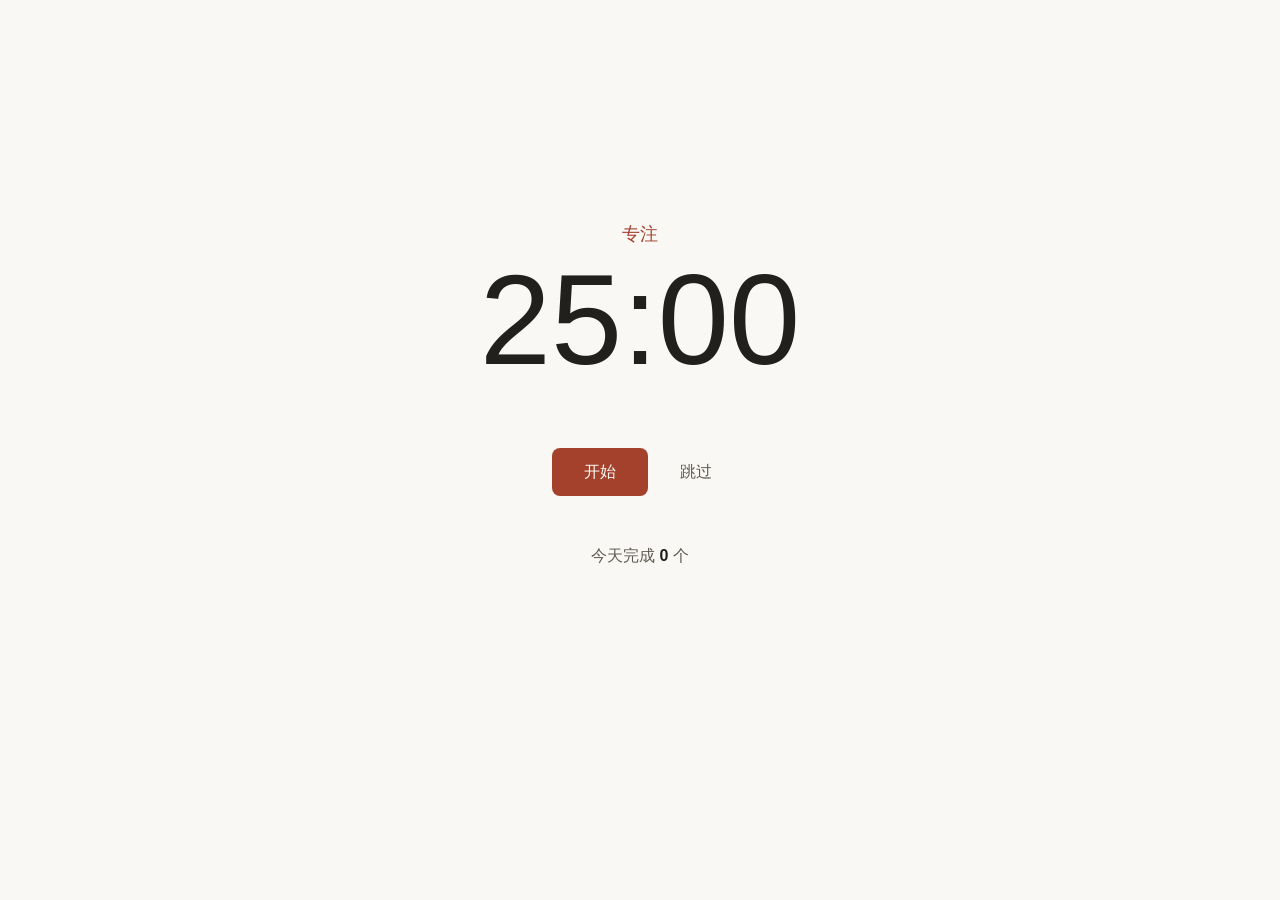
<file: index.html>
<!doctype html>
<html lang="zh-CN">
<head>
  <meta charset="utf-8">
  <meta name="viewport" content="width=device-width, initial-scale=1, viewport-fit=cover">
  <title>番茄钟 · 今天 0 个</title>
  <link rel="icon" href="data:,">
  <link rel="stylesheet" href="pomodoro.tokens.css">
  <link rel="stylesheet" href="style.css">
</head>
<body data-phase="focus" data-storage="ok">
  <main class="main">
    <div class="content">
      <section class="timer">
        <p class="phase" data-ui="phase">专注</p>
        <p class="time" data-ui="time">25:00</p>
        <p class="status" data-ui="status" aria-live="polite"></p>
      </section>
      <div class="controls">
        <button class="primary" type="button" data-ui="primary">开始</button>
        <button class="skip" type="button" data-ui="skip">跳过</button>
      </div>
      <p class="count" data-ui="count">今天完成 <b data-ui="count-num">0</b> 个</p>
    </div>
  </main>
  <footer class="footer">
    <p class="notice" data-ui="notice">这个浏览器不能保存记录，刷新后今天的完成数会清零</p>
  </footer>
  <script src="timer-core.js" defer></script>
  <script src="app.js" defer></script>
</body>
</html>
</file>
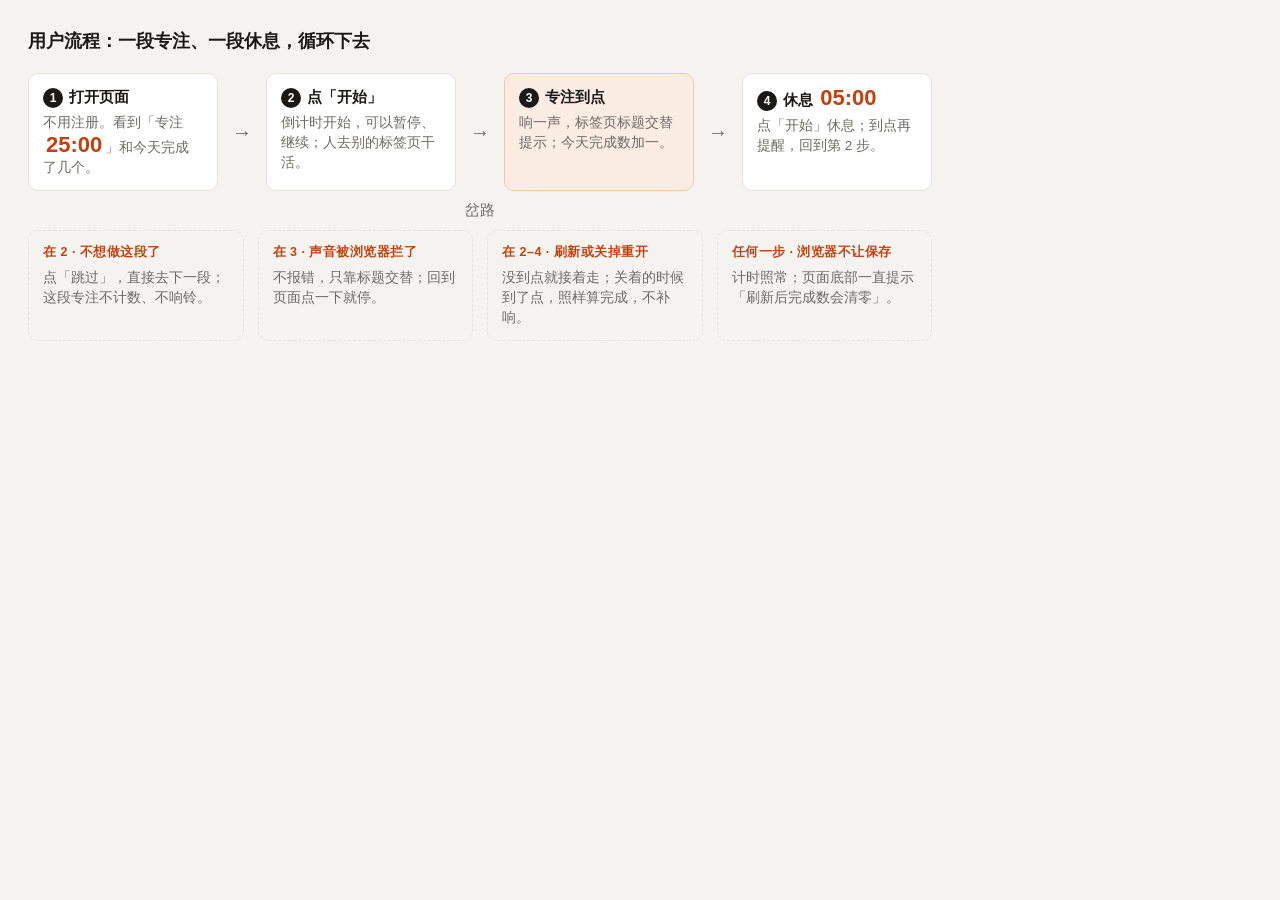
<file: docs/assets/visuals/pomodoro/overview/src/flow.html>
<!doctype html><html lang="zh"><meta charset="utf-8"><link rel="stylesheet" href="diagram.css">
<h1>用户流程：一段专注、一段休息，循环下去</h1>
<div class="row">
  <div class="box"><b><span class="step">1</span>打开页面</b><p>不用注册。看到「专注 <span class="num">25:00</span>」和今天完成了几个。</p></div>
  <div class="harrow">→</div>
  <div class="box"><b><span class="step">2</span>点「开始」</b><p>倒计时开始，可以暂停、继续；人去别的标签页干活。</p></div>
  <div class="harrow">→</div>
  <div class="box key"><b><span class="step">3</span>专注到点</b><p>响一声，标签页标题交替提示；今天完成数加一。</p></div>
  <div class="harrow">→</div>
  <div class="box"><b><span class="step">4</span>休息 <span class="num">05:00</span></b><p>点「开始」休息；到点再提醒，回到第 2 步。</p></div>
</div>
<div class="arrow">岔路</div>
<div class="row">
  <div class="box side"><div class="tag">在 2 · 不想做这段了</div><p>点「跳过」，直接去下一段；这段专注不计数、不响铃。</p></div>
  <div class="box side"><div class="tag">在 3 · 声音被浏览器拦了</div><p>不报错，只靠标题交替；回到页面点一下就停。</p></div>
  <div class="box side"><div class="tag">在 2–4 · 刷新或关掉重开</div><p>没到点就接着走；关着的时候到了点，照样算完成，不补响。</p></div>
  <div class="box side"><div class="tag">任何一步 · 浏览器不让保存</div><p>计时照常；页面底部一直提示「刷新后完成数会清零」。</p></div>
</div>
</html>
</file>
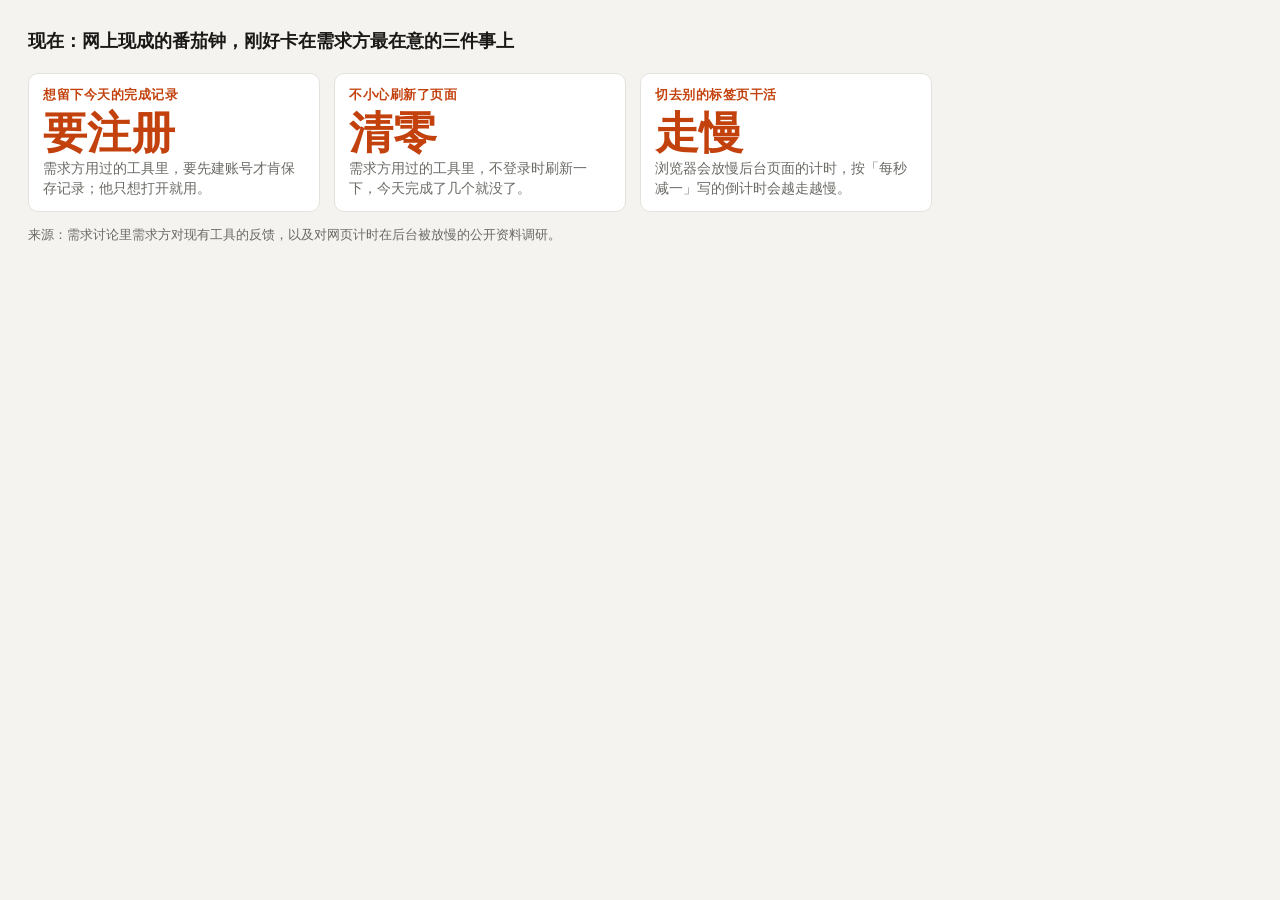
<file: docs/assets/visuals/pomodoro/overview/src/status-quo.html>
<!doctype html><html lang="zh"><meta charset="utf-8"><link rel="stylesheet" href="diagram.css">
<h1>现在：网上现成的番茄钟，刚好卡在需求方最在意的三件事上</h1>
<div class="row">
  <div class="box"><div class="tag">想留下今天的完成记录</div><span class="big">要注册</span><p>需求方用过的工具里，要先建账号才肯保存记录；他只想打开就用。</p></div>
  <div class="box"><div class="tag">不小心刷新了页面</div><span class="big">清零</span><p>需求方用过的工具里，不登录时刷新一下，今天完成了几个就没了。</p></div>
  <div class="box"><div class="tag">切去别的标签页干活</div><span class="big">走慢</span><p>浏览器会放慢后台页面的计时，按「每秒减一」写的倒计时会越走越慢。</p></div>
</div>
<p class="note">来源：需求讨论里需求方对现有工具的反馈，以及对网页计时在后台被放慢的公开资料调研。</p>
</html>
</file>
<file: pomodoro.tokens.css>
/* 由 docs/assets/visuals/pomodoro/pomodoro.tokens.json 生成（工作台「保存」或 build_tokens.py），勿手改。
 * 番茄钟 · 设计工作台 v1.0 页面级与组件级 token。站点基础 token 只引用 var(--…)，值在站点全局样式。
 * 工作台与前端组件读的是同一个文件。 */
:root{
  --pomo-col-max: 480px; /* 内容列最大宽 */
  --pomo-lift: 48px; /* 计时块上移量（光学居中） */
  --pomo-foot-h: 64px; /* 底部提示区高度 */
  --pomo-gutter: 24px; /* 左右安全边距 */
  --pomo-mob-bp: 600px; /* 手机布局断点（窗口窄于它切手机字号） */
  --pomo-short-bp: 480px; /* 矮屏阈值（窗口矮于它也换手机字号、取消上移；0 = 不启用） */
  --pomo-time-size: 128px; /* 剩余时间字号（桌面） */
  --pomo-time-size-mob: 80px; /* 剩余时间字号（手机 / 矮屏） */
  --pomo-time-weight: 300; /* 剩余时间字重 */
  --pomo-time-lh: 1; /* 剩余时间行高 */
  --pomo-phase-size: 18px; /* 阶段标签字号 */
  --pomo-phase-weight: 500; /* 阶段标签字重 */
  --pomo-status-size: 16px; /* 状态说明字号 */
  --pomo-btn-size: 16px; /* 按钮字号 */
  --pomo-btn-weight: 500; /* 主按钮字重 */
  --pomo-rec-size: 16px; /* 今日完成数字号 */
  --pomo-rec-num-weight: 600; /* 完成数里数字的字重 */
  --pomo-notice-size: 14px; /* 存储提示字号 */
  --pomo-label-lh: 1.5; /* 小字行高（阶段、状态、完成数、提示） */
  --pomo-time-color: var(--foreground); /* 剩余时间颜色 */
  --pomo-phase-focus: var(--focus); /* 阶段标签·专注 */
  --pomo-phase-break: var(--break); /* 阶段标签·休息 */
  --pomo-status-color: var(--muted-foreground); /* 状态说明颜色 */
  --pomo-btn-bg-focus: var(--focus); /* 主按钮底色·专注 */
  --pomo-btn-bg-focus-hover: var(--focus-strong); /* 主按钮底色·专注·悬停/按下 */
  --pomo-btn-bg-break: var(--break); /* 主按钮底色·休息 */
  --pomo-btn-bg-break-hover: var(--break-strong); /* 主按钮底色·休息·悬停/按下 */
  --pomo-btn-fg: var(--on-accent); /* 主按钮文字 */
  --pomo-skip-color: var(--muted-foreground); /* 跳过按钮文字 */
  --pomo-skip-hover-bg: var(--surface); /* 跳过按钮悬停底色 */
  --pomo-rec-color: var(--muted-foreground); /* 完成数文字 */
  --pomo-rec-num-color: var(--foreground); /* 完成数里的数字 */
  --pomo-notice-color: var(--warning); /* 存储提示文字 */
  --pomo-ring-color: var(--foreground); /* 键盘焦点框颜色 */
  --pomo-phase-gap: 8px; /* 阶段标签 → 剩余时间 */
  --pomo-status-gap: 8px; /* 剩余时间 → 状态说明 */
  --pomo-ctl-gap: 32px; /* 计时区 → 按钮 */
  --pomo-btn-gap: 16px; /* 两个按钮之间 */
  --pomo-btn-h: 48px; /* 按钮高度（手指好点） */
  --pomo-btn-px: 32px; /* 主按钮左右内距 */
  --pomo-skip-px: 16px; /* 跳过按钮左右内距 */
  --pomo-btn-radius: 8px; /* 按钮圆角 */
  --pomo-rec-gap: 48px; /* 按钮 → 今日完成数 */
  --pomo-ring-w: 2px; /* 键盘焦点框粗细 */
  --pomo-ring-offset: 2px; /* 焦点框离按钮的距离 */
  --pomo-btn-ms: 120ms; /* 按钮悬停变色时长（全页唯一的过渡） */
}
</file>
<file: style.css>
/*
 * 站点 token 与样式、行为接口（forge-eng 和后续维护者请保持稳定）。
 *
 * token 三层来源：
 * 1. 原始色值写在本文件 :root，值以 docs/DESIGN.md §2.1「原始值」为准。
 * 2. 语义色写在本文件 :root，按 §2.1「语义（站点级）」用 var() 引用原始值；
 *    字体 --font-sans 同样写在本文件 :root，值以 §2.2 为准。
 * 3. --pomo-* 组件 token 在 pomodoro.tokens.css，由工作台导出，勿手改。
 *    组件规则只写 var()；布局、组件样式、状态切换与断点见下文。
 *
 * 样式与行为的接口：
 * - body[data-phase]：focus（默认）| break。
 *   控制阶段标签颜色和主按钮底色（含悬停、按下）；
 *   「专注到点、等用户点开始」属于 break。
 *   阶段真正变化时，由行为层结束主按钮的 background-color 过渡，让换色立即到位（DESIGN §5.1）。
 *   阶段不变的刷新不处理过渡，悬停移入、移出的过渡保持不变。
 * - body[data-storage]：ok（默认）| off。
 *   ok 时隐藏底部存储提示，off 时显示；显隐只由此属性控制。
 *   提示区高度始终保留，提示出现时不推动其他元素；不用 hidden 或内联样式。
 * - 状态说明 [data-ui=status] 不另设状态属性，直接改文字，留空即无字。
 *   无论有没有字都占一行高度，按钮不上下跳。
 *
 * forge-eng 只改 body 上述两个属性、以下文字节点和 document.title：
 * - [data-ui=phase]：专注 / 休息。
 * - [data-ui=time]：mm:ss，直接更新元素内文字。
 * - [data-ui=status]：空 / 已暂停 / 专注结束 / 休息结束。
 * - [data-ui=primary]：开始 / 暂停 / 继续。
 * - [data-ui=count-num]：数字，保留外层 [data-ui=count] 的整句结构。
 * 不加类名、不写内联样式。
 * 五个比对锚点 [data-ui=phase]、[data-ui=time]、[data-ui=primary]、
 * [data-ui=skip]、[data-ui=count] 不得删改。
 *
 * 断点约定：媒体查询不能读变量，使用以下字面值，并在行尾注明 token 名：
 * @media (max-width: 599px) 来自 --pomo-mob-bp: 600px。
 * @media (max-height: 479px) 来自 --pomo-short-bp: 480px。
 */
:root {
  --paper-50: #FAF8F4;
  --paper-100: #F2EFE9;
  --paper-200: #DDD8CF;
  --ink-900: #22201C;
  --ink-600: #5F5A52;
  --brick-600: #A3412D;
  --brick-700: #8A3524;
  --slate-600: #3B6870;
  --slate-700: #30575E;
  --amber-700: #85561A;
  --red-700: #A12B2B;
  --green-700: #3D6A47;

  --background: var(--paper-50);
  --surface: var(--paper-100);
  --border: var(--paper-200);
  --foreground: var(--ink-900);
  --muted-foreground: var(--ink-600);
  --focus: var(--brick-600);
  --focus-strong: var(--brick-700);
  --break: var(--slate-600);
  --break-strong: var(--slate-700);
  --on-accent: var(--paper-50);
  --warning: var(--amber-700);
  --destructive: var(--red-700);
  --success: var(--green-700);

  --font-sans: -apple-system, BlinkMacSystemFont, "Segoe UI", "PingFang SC", "Hiragino Sans GB", "Microsoft YaHei", "Noto Sans CJK SC", sans-serif;
}

/* 基础 */
* {
  box-sizing: border-box;
}

html {
  -webkit-text-size-adjust: 100%;
  text-size-adjust: 100%;
}

body,
p {
  margin: 0;
}

body {
  min-height: 100vh;
  min-height: 100dvh;
  display: flex;
  flex-direction: column;
  background: var(--background);
  color: var(--foreground);
  font-family: var(--font-sans);
  line-height: var(--pomo-label-lh);
}

:where(button) {
  font: inherit;
  border: 0;
  background: none;
  cursor: pointer;
}

/* 页面框架：内容不足一屏时居中，极小窗口下随内容自然撑开。 */
.main {
  flex: 1;
  display: flex;
  flex-direction: column;
  align-items: center;
  justify-content: center;
  padding: 0 var(--pomo-gutter) var(--pomo-lift);
}

.content {
  display: flex;
  flex-direction: column;
  align-items: center;
  width: 100%;
  max-width: var(--pomo-col-max);
}

.footer {
  flex: none;
  height: calc(var(--pomo-foot-h) + env(safe-area-inset-bottom));
  display: flex;
  align-items: center;
  justify-content: center;
  padding: 0 var(--pomo-gutter) env(safe-area-inset-bottom);
}

/* 计时区 A */
.timer {
  display: flex;
  flex-direction: column;
  align-items: center;
  text-align: center;
}

.phase {
  margin-bottom: var(--pomo-phase-gap);
  font-size: var(--pomo-phase-size);
  font-weight: var(--pomo-phase-weight);
  line-height: var(--pomo-label-lh);
  color: var(--pomo-phase-focus);
}

.time {
  font-size: var(--pomo-time-size);
  font-weight: var(--pomo-time-weight);
  line-height: var(--pomo-time-lh);
  color: var(--pomo-time-color);
  font-variant-numeric: tabular-nums;
  white-space: nowrap;
}

.status {
  min-height: calc(var(--pomo-status-size) * var(--pomo-label-lh));
  margin-top: var(--pomo-status-gap);
  font-size: var(--pomo-status-size);
  line-height: var(--pomo-label-lh);
  color: var(--pomo-status-color);
}

/* 控制区 B */
.controls {
  display: flex;
  align-items: center;
  justify-content: center;
  gap: var(--pomo-btn-gap);
  width: 100%;
  max-width: var(--pomo-col-max);
  margin-top: var(--pomo-ctl-gap);
}

.primary {
  height: var(--pomo-btn-h);
  padding: 0 var(--pomo-btn-px);
  border-radius: var(--pomo-btn-radius);
  background: var(--pomo-btn-bg-focus);
  color: var(--pomo-btn-fg);
  font-size: var(--pomo-btn-size);
  font-weight: var(--pomo-btn-weight);
  transition: background-color var(--pomo-btn-ms) ease-out;
}

.primary:hover,
.primary:active {
  background: var(--pomo-btn-bg-focus-hover);
}

.skip {
  height: var(--pomo-btn-h);
  padding: 0 var(--pomo-skip-px);
  border-radius: var(--pomo-btn-radius);
  color: var(--pomo-skip-color);
  font-size: var(--pomo-btn-size);
  transition: background-color var(--pomo-btn-ms) ease-out;
}

.skip:hover,
.skip:active {
  background: var(--pomo-skip-hover-bg);
  color: var(--foreground);
}

.primary:focus-visible,
.skip:focus-visible {
  outline: var(--pomo-ring-w) solid var(--pomo-ring-color);
  outline-offset: var(--pomo-ring-offset);
}

/* 记录区 C 与存储提示 D */
.count {
  margin-top: var(--pomo-rec-gap);
  font-size: var(--pomo-rec-size);
  line-height: var(--pomo-label-lh);
  color: var(--pomo-rec-color);
}

[data-ui="count-num"] {
  color: var(--pomo-rec-num-color);
  font-weight: var(--pomo-rec-num-weight);
  font-variant-numeric: tabular-nums;
}

.notice {
  display: none;
  font-size: var(--pomo-notice-size);
  line-height: var(--pomo-label-lh);
  color: var(--pomo-notice-color);
  text-align: center;
}

/* 状态只由 body 上的阶段、存储属性控制。 */
body[data-phase="break"] .phase {
  color: var(--pomo-phase-break);
}

body[data-phase="break"] .primary {
  background: var(--pomo-btn-bg-break);
}

body[data-phase="break"] .primary:hover,
body[data-phase="break"] .primary:active {
  background: var(--pomo-btn-bg-break-hover);
}

body[data-storage="off"] .notice {
  display: block;
}

@media (max-width: 599px) { /* --pomo-mob-bp: 600px */
  .time {
    font-size: var(--pomo-time-size-mob);
  }
}

@media (max-height: 479px) { /* --pomo-short-bp: 480px */
  .time {
    font-size: var(--pomo-time-size-mob);
  }

  .main {
    padding-bottom: 0;
  }
}

@media (prefers-reduced-motion: reduce) {
  .primary,
  .skip {
    transition: none;
  }
}
</file>
<file: docs/assets/visuals/pomodoro/overview/src/diagram.css>
/* 需求设计文档的示意图公共样式。先把下面的颜色换成项目的站点色（:root 变量或设计 token），
   品牌色只用来标关键数字。改图只改同目录的 *.html，再运行 scripts/design-doc/render-diagrams.mjs。 */
:root {
  --bg: #F4F3EF; --card: #FFFFFF; --ink: #1A1917; --mute: #6B6A65;
  --line: #E4E2DC; --brand: #C2410C; --soft: #FBEDE4; --soft-line: #F2C7AE;
}
* { box-sizing: border-box; margin: 0; }
body {
  background: var(--bg); color: var(--ink);
  font: 15px/1.5 "PingFang SC", "Noto Sans SC", sans-serif;
  padding: 28px; width: 960px;
}
h1 { font-size: 18px; margin-bottom: 18px; }
.row { display: flex; gap: 14px; align-items: stretch; }
.col { display: flex; flex-direction: column; gap: 10px; }
.box {
  background: var(--card); border: 1.5px solid var(--line); border-radius: 10px;
  padding: 12px 14px; flex: 1; min-width: 0;
}
.box b { display: block; font-size: 15px; margin-bottom: 4px; }
.box p { color: var(--mute); font-size: 13.5px; }
.box.key { background: var(--soft); border-color: var(--soft-line); }
.box.side { background: transparent; border-style: dashed; }
.tag { font-size: 12.5px; color: var(--brand); font-weight: 600; letter-spacing: .04em; margin-bottom: 6px; }
.num { color: var(--brand); font-weight: 700; font-size: 22px; line-height: 1.1; margin: 0 3px; white-space: nowrap; }
.big { color: var(--brand); font-weight: 700; font-size: 44px; line-height: 1; display: block; margin: 6px 0 4px; }
.arrow { text-align: center; color: var(--mute); font-size: 15px; margin: 8px 0; }
.harrow { align-self: center; color: var(--mute); font-size: 20px; flex: 0 0 auto; }
.note { color: var(--mute); font-size: 12.5px; margin-top: 14px; }
.step { display: inline-block; min-width: 20px; height: 20px; border-radius: 10px; background: var(--ink); color: #fff;
  font-size: 12px; text-align: center; line-height: 20px; margin-right: 6px; }
</file>
